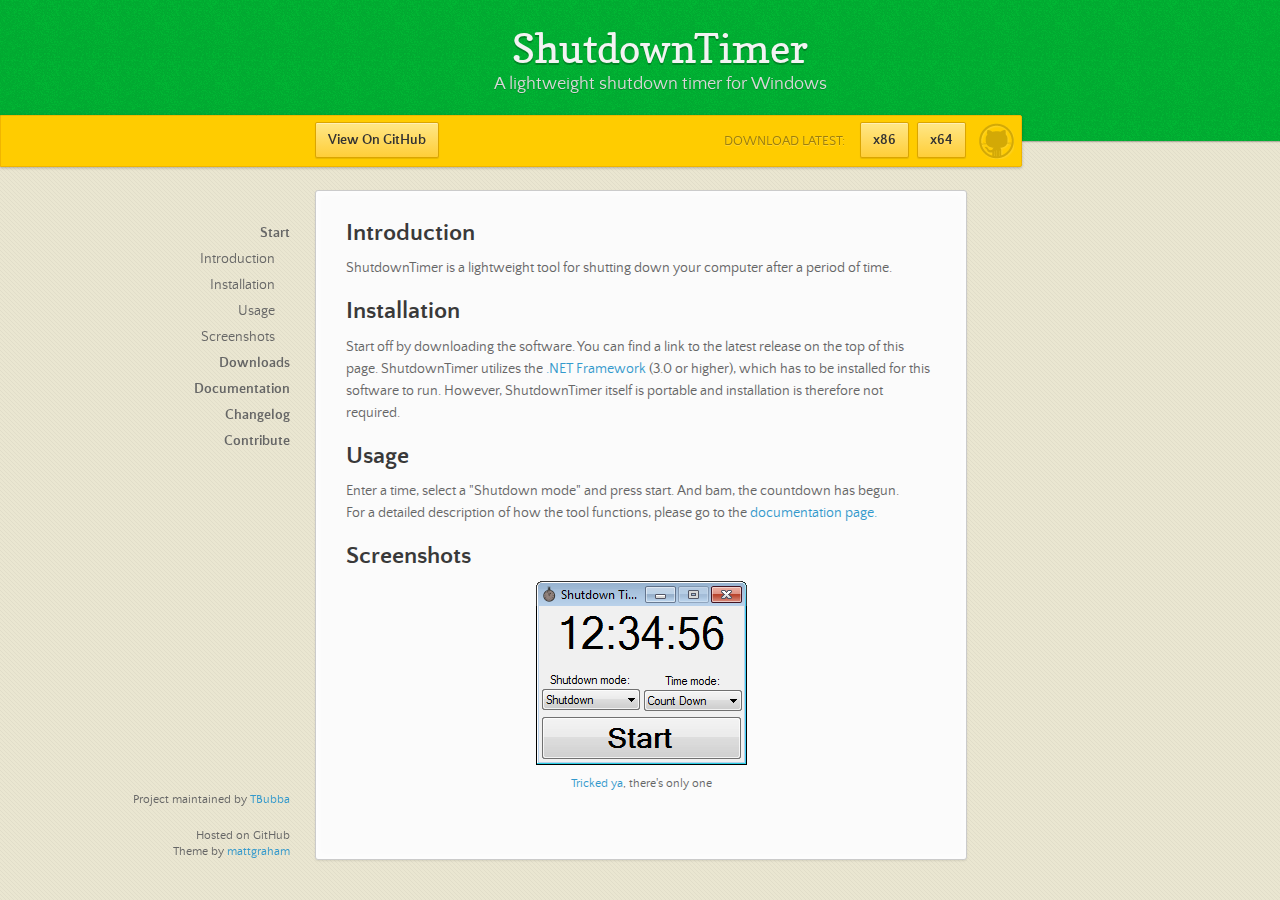
<file: index.html>
<!doctype html>
<html>
  <head>
    <meta charset="utf-8">
    <meta http-equiv="X-UA-Compatible" content="chrome=1">
    <title>ShutdownTimer by TBubba</title>
    <link rel="stylesheet" href="css/styles.css">
    <link rel="stylesheet" href="css/github-dark.css">
    <script src="https://ajax.googleapis.com/ajax/libs/jquery/1.7.1/jquery.min.js"></script>
    <script src="js/main.js"></script>
    <!--[if lt IE 9]>
      <script src="//html5shiv.googlecode.com/svn/trunk/html5.js"></script>
    <![endif]-->
    <meta name="viewport" content="width=device-width, initial-scale=1, user-scalable=no">

  </head>
  <body>
    <header>
      <h1>ShutdownTimer</h1>
      <p>A lightweight shutdown timer for Windows</p>
    </header>

    <div id="banner">
      <span id="logo"></span>
      <a href="https://github.com/TBubba/ShutdownTimer" class="button fork"><strong>View On GitHub</strong></a>
      <div class="downloads">
        <span>Download Latest:</span>
        <ul>
          <li><a href="ver/ShutdownTimer_003x86.zip" class="button">x86</a></li>
          <li><a href="ver/ShutdownTimer_003x64.zip" class="button">x64</a></li>
        </ul>
      </div>
    </div>

    <div class="wrapper">
      <nav>
        <ul>
          <li><a href="index.html">Start</a></li>
          <ul id="current-page">
          </ul>
          <li><a href="downloads/index.html">Downloads</a></li>
          <li><a href="documentation/index.html">Documentation</a></li>
          <li><a href="changelog/index.html">Changelog</a></li>
          <li><a href="contribute/index.html">Contribute</a></li>
        </ul>
      </nav>
      <section>
        <h2 id="introduction">
          <a name="introduction" class="anchor" href="#introduction"><span class="octicon octicon-link"></span></a>Introduction</h2>

        <p>ShutdownTimer is a lightweight tool for shutting down your computer after a period of time.</p>

        <h2 id="installation">
          <a name="installation" class="anchor" href="#installation"><span class="octicon octicon-link"></span></a>Installation</h2>

        <p>Start off by downloading the software. You can find a link to the latest release on the top of this page. ShutdownTimer utilizes the <a href="https://www.microsoft.com/en-us/download/details.aspx?id=3005">.NET Framework</a> (3.0 or higher), which has to be installed for this software to run. However, ShutdownTimer itself is portable and installation is therefore not required.</p>

        <h2 id="usage">
          <a name="usage" class="anchor" href="#usage"><span class="octicon octicon-link"></span></a>Usage</h2>

        <p>Enter a time, select a "Shutdown mode" and press start. And bam, the countdown has begun.<br>
        For a detailed description of how the tool functions, please go to the <a href="documentation/index.html">documentation page<a>.
        </p>

        <h2 id="screenshots">
          <a name="screenshots" class="anchor" href="#screenshots"><span class="octicon octicon-link"></span></a>Screenshots</h2>

        <div style="text-align: center;">
          <img src="img/STWinBasic.png">

          <p><small><a href="http://dankmaymays.com/internetexplorer/">Tricked ya</a>, there's only one<small></p>
        </div>
      </section>
      <footer>
        <p>Project maintained by <a href="https://github.com/TBubba">TBubba</a></p>
        <p><small>Hosted on GitHub <br>Theme by <a href="https://twitter.com/michigangraham">mattgraham</a></small></p>
      </footer>
    </div>
    <!--[if !IE]><script>fixScale(document);</script><![endif]-->
    
  </body>
</html>
</file>
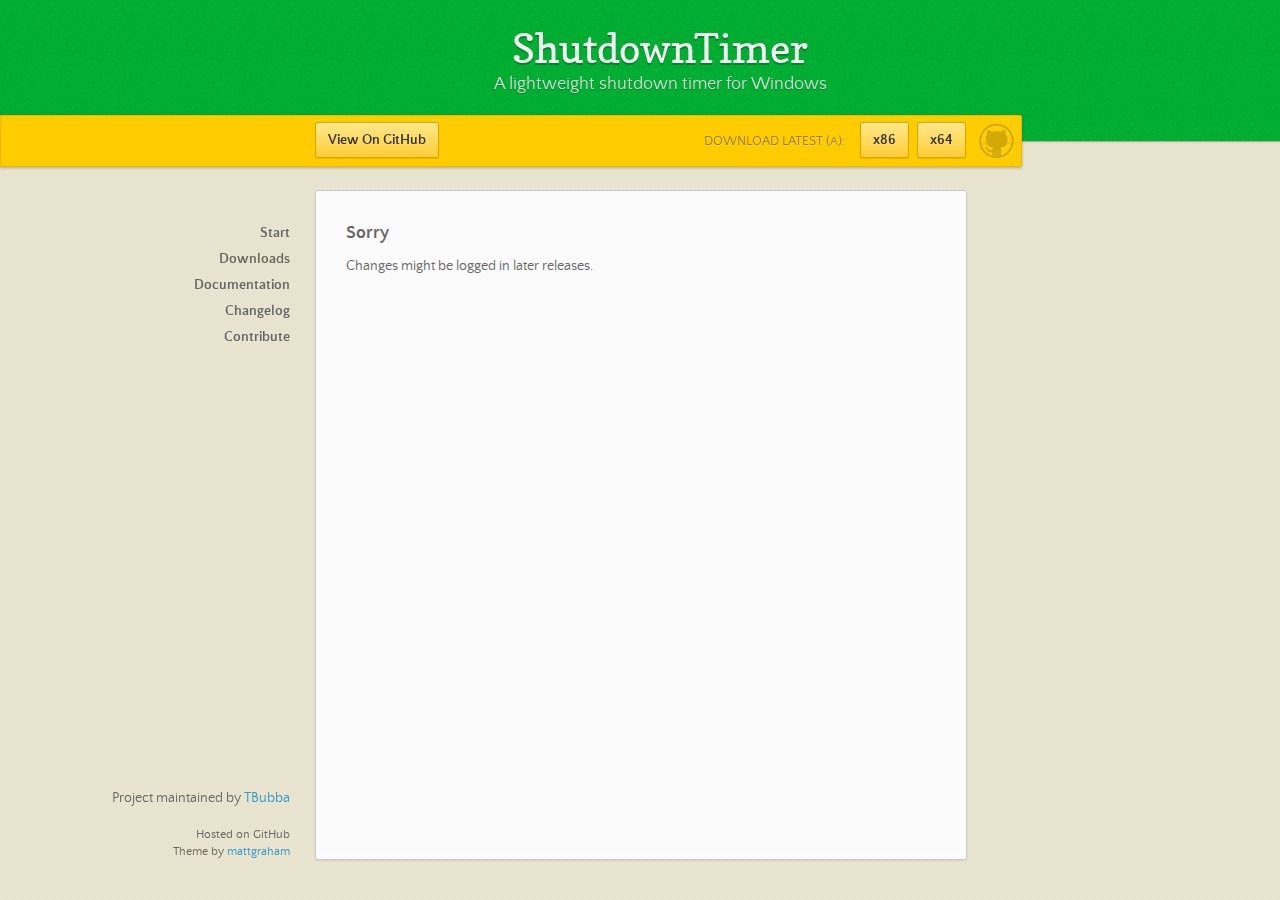
<file: changelog/index.html>
<!doctype html>
<html>
  <head>
    <meta charset="utf-8">
    <meta http-equiv="X-UA-Compatible" content="chrome=1">
    <title>ShutdownTimer by TBubba</title>
    <link rel="stylesheet" href="../css/styles.css">
    <link rel="stylesheet" href="../css/github-dark.css">
    <script src="https://ajax.googleapis.com/ajax/libs/jquery/1.7.1/jquery.min.js"></script>
    <script src="../js/main.js"></script>
    <!--[if lt IE 9]>
      <script src="//html5shiv.googlecode.com/svn/trunk/html5.js"></script>
    <![endif]-->
    <meta name="viewport" content="width=device-width, initial-scale=1, user-scalable=no">

  </head>
  <body>
    <header>
      <h1>ShutdownTimer</h1>
      <p>A lightweight shutdown timer for Windows</p>
    </header>

    <div id="banner">
      <span id="logo"></span>
      <a href="https://github.com/TBubba/ShutdownTimer" class="button fork"><strong>View On GitHub</strong></a>
      <div class="downloads">
        <span>Download Latest (<small id="current-version">a</small>):</span>
        <ul>
          <li><a href="../ver/ShutdownTimer_003x86.zip" class="button">x86</a></li>
          <li><a href="../ver/ShutdownTimer_003x64.zip" class="button">x64</a></li>
        </ul>
      </div>
    </div>

    <div class="wrapper">
      <nav>
        <ul>
          <li><a href="../index.html">Start</a></li>
          <li><a href="../downloads/index.html">Downloads</a></li>
          <li><a href="../documentation/index.html">Documentation</a></li>
          <li><a href="index.html">Changelog</a></li>
          <ul id="current-page">
          </ul>
          <li><a href="../contribute/index.html">Contribute</a></li>
        </ul>
      </nav>
      <section>
        <h3>
          <a id="sorry" class="anchor" href="#sorry" aria-hidden="true"><span class="octicon octicon-link"></span></a>Sorry</h3>

        <p>Changes might be logged in later releases.</p>
      </section>
      <footer>
        <p>Project maintained by <a href="https://github.com/TBubba">TBubba</a></p>
        <p><small>Hosted on GitHub <br>Theme by <a href="https://twitter.com/michigangraham">mattgraham</a></small></p>
      </footer>
    </div>
    <!--[if !IE]><script>fixScale(document);</script><![endif]-->
    
  </body>
</html>
</file>
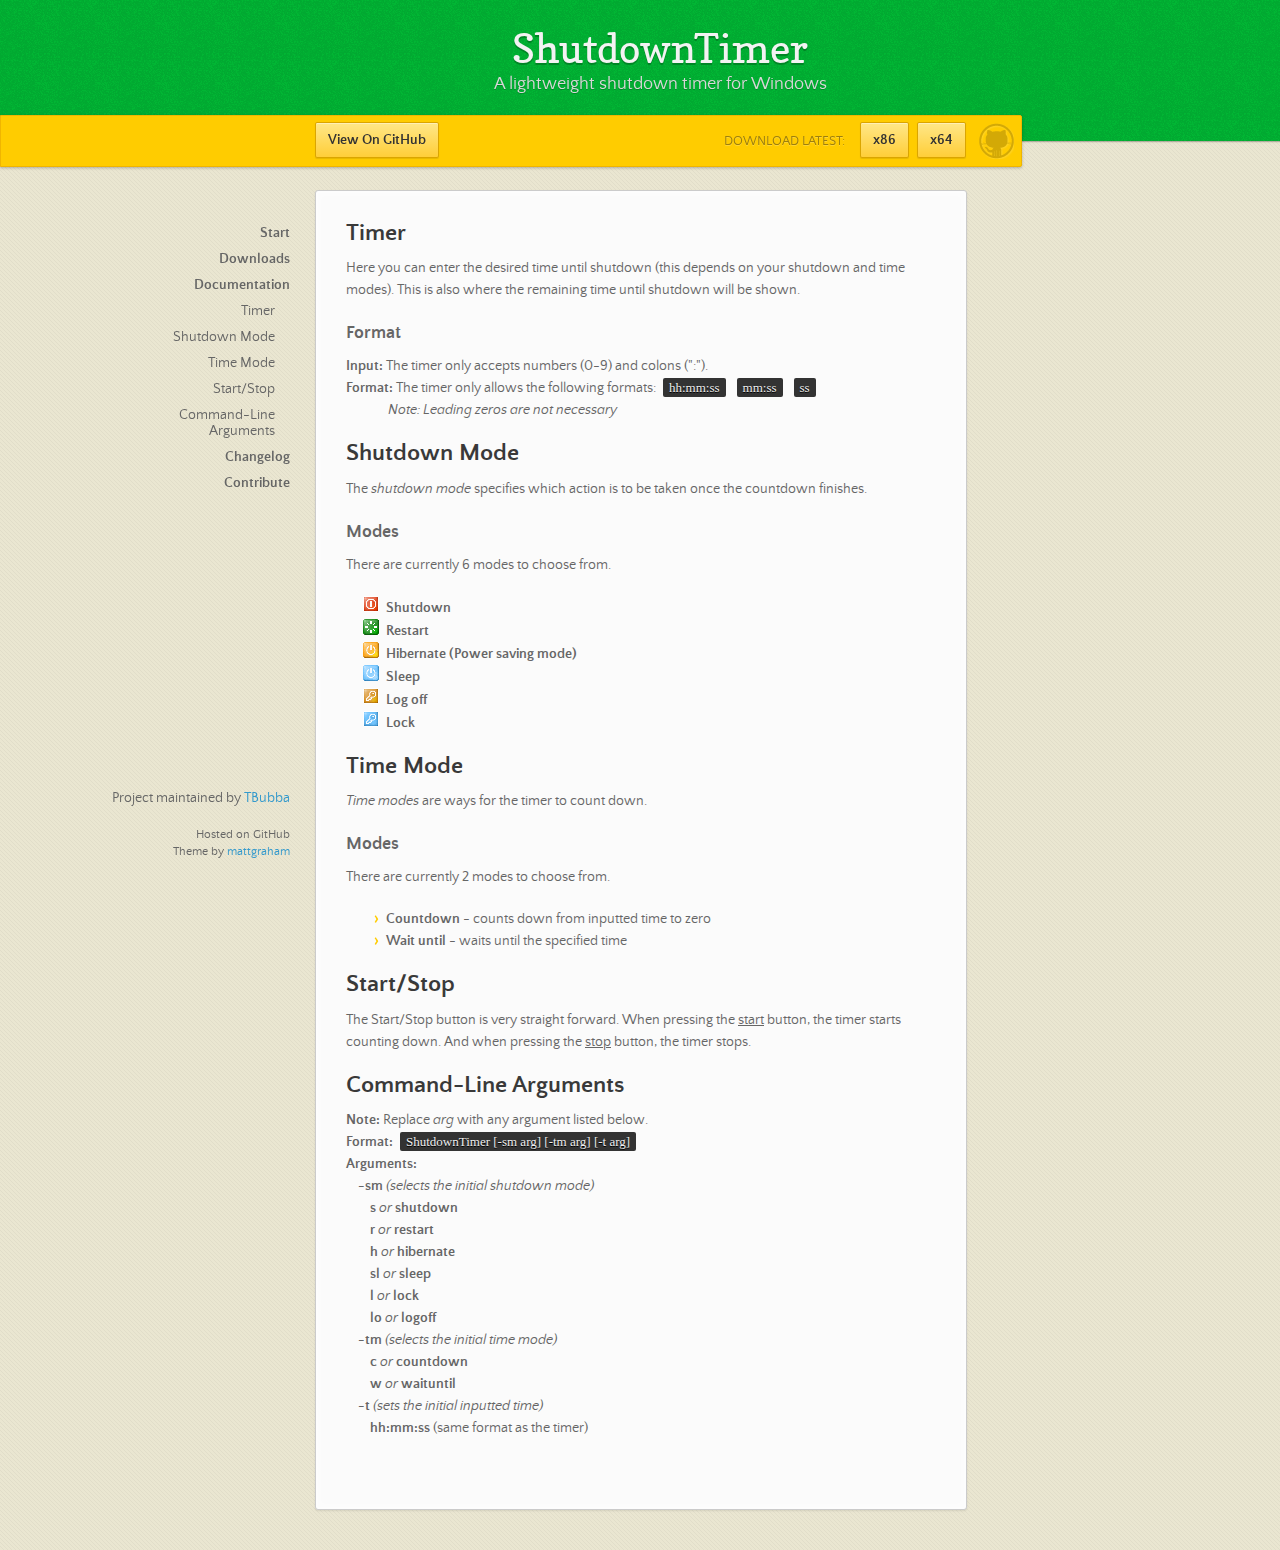
<file: documentation/index.html>
<!doctype html>
<html>
  <head>
    <meta charset="utf-8">
    <meta http-equiv="X-UA-Compatible" content="chrome=1">
    <title>ShutdownTimer by TBubba</title>
    <link rel="stylesheet" href="../css/styles.css">
    <link rel="stylesheet" href="../css/github-dark.css">
    <script src="https://ajax.googleapis.com/ajax/libs/jquery/1.7.1/jquery.min.js"></script>
    <script src="../js/main.js"></script>
    <!--[if lt IE 9]>
      <script src="//html5shiv.googlecode.com/svn/trunk/html5.js"></script>
    <![endif]-->
    <meta name="viewport" content="width=device-width, initial-scale=1, user-scalable=no">

  </head>
  <body>
    <header>
      <h1>ShutdownTimer</h1>
      <p>A lightweight shutdown timer for Windows</p>
    </header>

    <div id="banner">
      <span id="logo"></span>
      <a href="https://github.com/TBubba/ShutdownTimer" class="button fork"><strong>View On GitHub</strong></a>
      <div class="downloads">
        <span>Download Latest:</span>
        <ul>
          <li><a href="../ver/ShutdownTimer_003x86.zip" class="button">x86</a></li>
          <li><a href="../ver/ShutdownTimer_003x64.zip" class="button">x64</a></li>
        </ul>
      </div>
    </div>

    <div class="wrapper">
      <nav>
        <ul>
          <li><a href="../index.html">Start</a></li>
          <li><a href="../downloads/index.html">Downloads</a></li>
          <li><a href="index.html">Documentation</a></li>
          <ul id="current-page">
          </ul>
          <li><a href="../changelog/index.html">Changelog</a></li>
          <li><a href="../contribute/index.html">Contribute</a></li>
        </ul>
      </nav>
      <section>
        <h2 id="timer">
          <a name="timer" class="anchor" href="#timer"><span class="octicon octicon-link"></span></a>Timer</h2>

        <p>Here you can enter the desired time until shutdown (this depends on your shutdown and time modes). This is also where the remaining time until shutdown will be shown.<br></p>

        <h3>
          <a id="timer-format" class="anchor" href="#timer-format" aria-hidden="true"><span class="octicon octicon-link"></span></a>Format</h3>

        <p><b>Input:</b> The timer only accepts numbers (0-9) and colons (":").<br>
        <b>Format:</b> The timer only allows the following formats: <code>hh:mm:ss</code> <code>mm:ss</code> <code>ss</code><br>
        &nbsp;&nbsp;&nbsp;&nbsp;&nbsp;&nbsp;&nbsp;&nbsp;&nbsp;&nbsp;&nbsp;&nbsp;&nbsp;&nbsp;<i>Note: Leading zeros are not necessary</i><br>

        <h2 id="shutdown-mode">
          <a name="shutdown-mode" class="anchor" href="#shutdown-mode"><span class="octicon octicon-link"></span></a>Shutdown Mode</h2>

        <p>The <i>shutdown mode</i> specifies which action is to be taken once the countdown finishes.</p>

        <h3>
          <a id="shutdown-mode-modes" class="anchor" href="#shutdown-mode-modes" aria-hidden="true"><span class="octicon octicon-link"></span></a>Modes</h3>

        <p>There are currently 6 modes to choose from.</p>
        <ul>
          <li class="shutdown"><b>Shutdown</b></li>
          <li class="restart"><b>Restart</b></li>
          <li class="hibernate"><b>Hibernate (Power saving mode)</b></li>
          <li class="sleep"><b>Sleep</b></li>
          <li class="logout"><b>Log off</b></li>
          <li class="lock"><b>Lock</b></li>
        </ul>

        <h2 id="time-mode">
          <a name="time-mode" class="anchor" href="#time-mode"><span class="octicon octicon-link"></span></a>Time Mode</h2>

        <p><i>Time modes</i> are ways for the timer to count down.</p>

        <h3>
          <a id="time-mode-modes" class="anchor" href="#time-mode-modes" aria-hidden="true"><span class="octicon octicon-link"></span></a>Modes</h3>

        <p>There are currently 2 modes to choose from.</p>
        <ul>
          <li class="countdown"><b>Countdown</b> - counts down from inputted time to zero</li>
          <li class="waituntil"><b>Wait until</b> - waits until the specified time</li>
        </ul>

        <h2 id="start-stop">
          <a name="start-stop" class="anchor" href="#start-stop"><span class="octicon octicon-link"></span></a>Start/Stop</h2>

        <p>The Start/Stop button is very straight forward. When pressing the <u>start</u> button, the timer starts counting down.
        And when pressing the <u>stop</u> button, the timer stops.</p>

        <h2 id="command-line-arguments">
          <a name="command-line-arguments" class="anchor" href="#command-line-arguments"><span class="octicon octicon-link"></span></a>Command-Line Arguments</h2>

        <p><b>Note:</b> Replace <i>arg</i> with any argument listed below.<br>
        <b>Format:</b> <code>ShutdownTimer [-sm arg] [-tm arg] [-t arg]</code><br> 
        <b>Arguments:</b><br> 
        &nbsp;&nbsp;&nbsp;&nbsp;<b>-sm</b> <i>(selects the initial shutdown mode)</i><br>
        &nbsp;&nbsp;&nbsp;&nbsp;&nbsp;&nbsp;&nbsp;&nbsp;<b>s</b> <i>or</i> <b>shutdown</b><br>
        &nbsp;&nbsp;&nbsp;&nbsp;&nbsp;&nbsp;&nbsp;&nbsp;<b>r</b> <i>or</i> <b>restart</b><br>
        &nbsp;&nbsp;&nbsp;&nbsp;&nbsp;&nbsp;&nbsp;&nbsp;<b>h</b> <i>or</i> <b>hibernate</b><br>
        &nbsp;&nbsp;&nbsp;&nbsp;&nbsp;&nbsp;&nbsp;&nbsp;<b>sl</b> <i>or</i> <b>sleep</b><br>
        &nbsp;&nbsp;&nbsp;&nbsp;&nbsp;&nbsp;&nbsp;&nbsp;<b>l</b> <i>or</i> <b>lock</b><br>
        &nbsp;&nbsp;&nbsp;&nbsp;&nbsp;&nbsp;&nbsp;&nbsp;<b>lo</b> <i>or</i> <b>logoff</b><br>
        &nbsp;&nbsp;&nbsp;&nbsp;<b>-tm</b> <i>(selects the initial time mode)</i><br>
        &nbsp;&nbsp;&nbsp;&nbsp;&nbsp;&nbsp;&nbsp;&nbsp;<b>c</b> <i>or</i> <b>countdown</b><br>
        &nbsp;&nbsp;&nbsp;&nbsp;&nbsp;&nbsp;&nbsp;&nbsp;<b>w</b> <i>or</i> <b>waituntil</b><br>
        &nbsp;&nbsp;&nbsp;&nbsp;<b>-t</b> <i>(sets the initial inputted time)</i><br>
        &nbsp;&nbsp;&nbsp;&nbsp;&nbsp;&nbsp;&nbsp;&nbsp;<b>hh:mm:ss</b> (same format as the timer)<br>
        </p>
      </section>
      <footer>
        <p>Project maintained by <a href="https://github.com/TBubba">TBubba</a></p>
        <p><small>Hosted on GitHub <br>Theme by <a href="https://twitter.com/michigangraham">mattgraham</a></small></p>
      </footer>
    </div>
    <!--[if !IE]><script>fixScale(document);</script><![endif]-->
    
  </body>
</html>
</file>
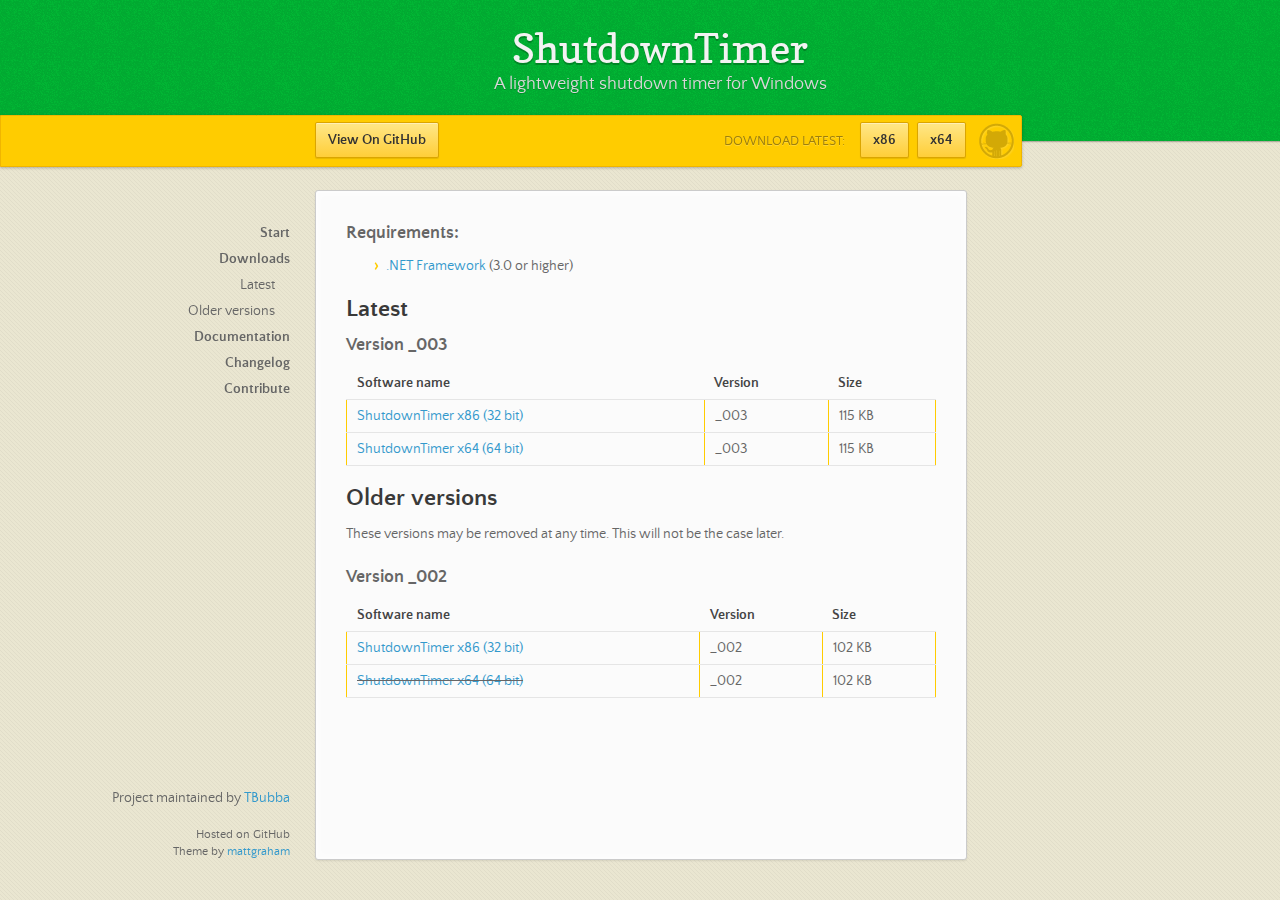
<file: downloads/index.html>
<!doctype html>
<html>
  <head>
    <meta charset="utf-8">
    <meta http-equiv="X-UA-Compatible" content="chrome=1">
    <title>ShutdownTimer by TBubba</title>
    <link rel="stylesheet" href="../css/styles.css">
    <link rel="stylesheet" href="../css/github-dark.css">
    <script src="https://ajax.googleapis.com/ajax/libs/jquery/1.7.1/jquery.min.js"></script>
    <script src="../js/main.js"></script>
    <!--[if lt IE 9]>
      <script src="//html5shiv.googlecode.com/svn/trunk/html5.js"></script>
    <![endif]-->
    <meta name="viewport" content="width=device-width, initial-scale=1, user-scalable=no">

  </head>
  <body>
    <header>
      <h1>ShutdownTimer</h1>
      <p>A lightweight shutdown timer for Windows</p>
    </header>

    <div id="banner">
      <span id="logo"></span>
      <a href="https://github.com/TBubba/ShutdownTimer" class="button fork"><strong>View On GitHub</strong></a>
      <div class="downloads">
        <span>Download Latest:</span>
        <ul>
          <li><a href="../ver/ShutdownTimer_003x86.zip" class="button">x86</a></li>
          <li><a href="../ver/ShutdownTimer_003x64.zip" class="button">x64</a></li>
        </ul>
      </div>
    </div>

    <div class="wrapper">
      <nav>
        <ul>
          <li><a href="../index.html">Start</a></li>
          <li><a href="index.html">Downloads</a></li>
          <ul id="current-page">
          </ul>
          <li><a href="../documentation/index.html">Documentation</a></li>
          <li><a href="../changelog/index.html">Changelog</a></li>
          <li><a href="../contribute/index.html">Contribute</a></li>
        </ul>
      </nav>
      <section>
        <h3>
          <a id="requirments" class="anchor" href="#requirments" aria-hidden="true"><span class="octicon octicon-link"></span></a>Requirements:</h3>
        <ul>
          <li><a href="https://www.microsoft.com/en-us/download/details.aspx?id=3005">.NET Framework</a> (3.0 or higher)</li>
        </ul>

        <h2 id="latest">
          <a name="latest" class="anchor" href="#latest"><span class="octicon octicon-link"></span></a>Latest</h2>

          <h3>
            <a id="_003" class="anchor" href="#003" aria-hidden="true"><span class="octicon octicon-link"></span></a>Version _003</h3>
          <table>
          <tbody>
            <tr>
              <th>Software name</th>
              <th>Version</th>
              <th>Size&nbsp;&nbsp;</th>
            </tr>
            <tr>
              <td><a href="../ver/ShutdownTimer_003x86.zip">ShutdownTimer x86 (32 bit)</a></td>
              <td>_003</td>
              <td>115 KB</td>
            </tr>
            <tr>
              <td><a href="../ver/ShutdownTimer_003x64.zip">ShutdownTimer x64 (64 bit)</a></td>
              <td>_003</td>
              <td>115 KB</td>
            </tr>
          </tbody>
          </table>

        <h2 id="older-versions">
          <a name="older-versions" class="anchor" href="#older-versions"><span class="octicon octicon-link"></span></a>Older versions</h2>

          <p>These versions may be removed at any time. This will not be the case later.</p>

          <h3>
            <a id="_002" class="anchor" href="#002" aria-hidden="true"><span class="octicon octicon-link"></span></a>Version _002</h3>
          <table>
          <tbody>
            <tr>
              <th>Software name</th>
              <th>Version</th>
              <th>Size&nbsp;&nbsp;</th>
            </tr>
            <tr>
              <td><a href="../ver/ShutdownTimer_002x86.zip">ShutdownTimer x86 (32 bit)</a></td>
              <td>_002</td>
              <td>102 KB</td>
            </tr>
            <tr>
              <td><s><a href="#">ShutdownTimer x64 (64 bit)</a></s></td>
              <td>_002</td>
              <td>102 KB</td>
            </tr>
          </tbody>
          </table>
      </section>
      <footer>
        <p>Project maintained by <a href="https://github.com/TBubba">TBubba</a></p>
        <p><small>Hosted on GitHub <br>Theme by <a href="https://twitter.com/michigangraham">mattgraham</a></small></p>
      </footer>
    </div>
    <!--[if !IE]><script>fixScale(document);</script><![endif]-->
    
  </body>
</html>
</file>
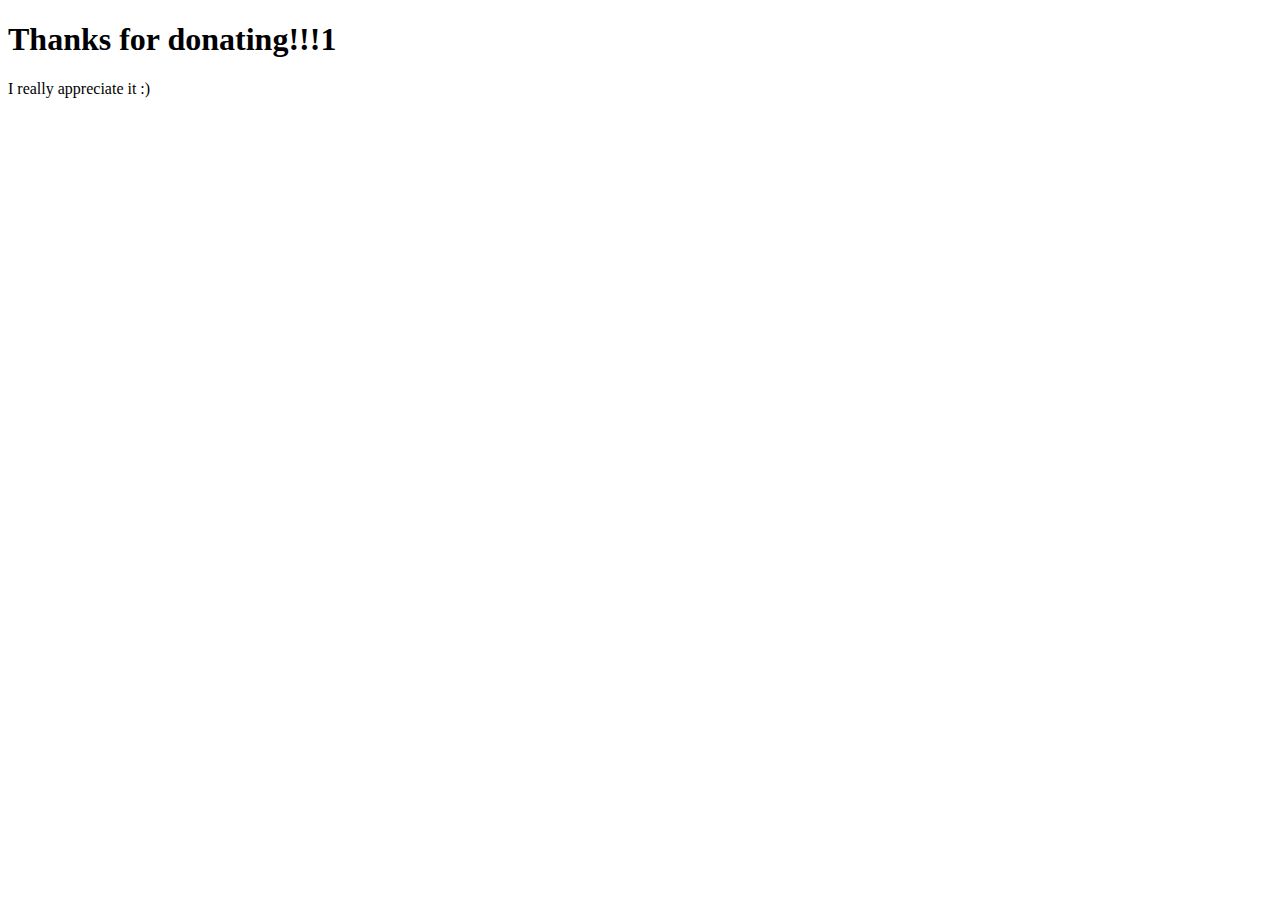
<file: contribute/success/index.html>
<!doctype html>
<html>
  <head>
    <meta charset="utf-8">
    <meta http-equiv="X-UA-Compatible" content="chrome=1">
    <title>Thank you!! :)</title>
  </head>
  <body>
    <h1>Thanks for donating!!!1</h1>
    <p>I really appreciate it :)</p>
  </body>
</html>
</file>
<file: css/styles.css>
/*
Leap Day for GitHub Pages
by Matt Graham
*/
@font-face {
  font-family: 'Quattrocento Sans';
  src: url("../fonts/quattrocentosans-bold-webfont.eot");
  src: url("../fonts/quattrocentosans-bold-webfont.eot?#iefix") format("embedded-opentype"), url("../fonts/quattrocentosans-bold-webfont.woff") format("woff"), url("../fonts/quattrocentosans-bold-webfont.ttf") format("truetype"), url("../fonts/quattrocentosans-bold-webfont.svg#QuattrocentoSansBold") format("svg");
  font-weight: bold;
  font-style: normal;
}

@font-face {
  font-family: 'Quattrocento Sans';
  src: url("../fonts/quattrocentosans-bolditalic-webfont.eot");
  src: url("../fonts/quattrocentosans-bolditalic-webfont.eot?#iefix") format("embedded-opentype"), url("../fonts/quattrocentosans-bolditalic-webfont.woff") format("woff"), url("../fonts/quattrocentosans-bolditalic-webfont.ttf") format("truetype"), url("../fonts/quattrocentosans-bolditalic-webfont.svg#QuattrocentoSansBoldItalic") format("svg");
  font-weight: bold;
  font-style: italic;
}

@font-face {
  font-family: 'Quattrocento Sans';
  src: url("../fonts/quattrocentosans-italic-webfont.eot");
  src: url("../fonts/quattrocentosans-italic-webfont.eot?#iefix") format("embedded-opentype"), url("../fonts/quattrocentosans-italic-webfont.woff") format("woff"), url("../fonts/quattrocentosans-italic-webfont.ttf") format("truetype"), url("../fonts/quattrocentosans-italic-webfont.svg#QuattrocentoSansItalic") format("svg");
  font-weight: normal;
  font-style: italic;
}

@font-face {
  font-family: 'Quattrocento Sans';
  src: url("../fonts/quattrocentosans-regular-webfont.eot");
  src: url("../fonts/quattrocentosans-regular-webfont.eot?#iefix") format("embedded-opentype"), url("../fonts/quattrocentosans-regular-webfont.woff") format("woff"), url("../fonts/quattrocentosans-regular-webfont.ttf") format("truetype"), url("../fonts/quattrocentosans-regular-webfont.svg#QuattrocentoSansRegular") format("svg");
  font-weight: normal;
  font-style: normal;
}

@font-face {
  font-family: 'Copse';
  src: url("../fonts/copse-regular-webfont.eot");
  src: url("../fonts/copse-regular-webfont.eot?#iefix") format("embedded-opentype"), url("../fonts/copse-regular-webfont.woff") format("woff"), url("../fonts/copse-regular-webfont.ttf") format("truetype"), url("../fonts/copse-regular-webfont.svg#CopseRegular") format("svg");
  font-weight: normal;
  font-style: normal;
}

/* normalize.css 2012-02-07T12:37 UTC - https://github.com/necolas/normalize.css */
/* =============================================================================
   HTML5 display definitions
   ========================================================================== */
/*
 * Corrects block display not defined in IE6/7/8/9 & FF3
 */
article,
aside,
details,
figcaption,
figure,
footer,
header,
hgroup,
nav,
section,
summary {
  display: block;
}

/*
 * Corrects inline-block display not defined in IE6/7/8/9 & FF3
 */
audio,
canvas,
video {
  display: inline-block;
  *display: inline;
  *zoom: 1;
}

/*
 * Prevents modern browsers from displaying 'audio' without controls
 */
audio:not([controls]) {
  display: none;
}

/*
 * Addresses styling for 'hidden' attribute not present in IE7/8/9, FF3, S4
 * Known issue: no IE6 support
 */
[hidden] {
  display: none;
}

/* =============================================================================
   Base
   ========================================================================== */
/*
 * 1. Corrects text resizing oddly in IE6/7 when body font-size is set using em units
 *    http://clagnut.com/blog/348/#c790
 * 2. Prevents iOS text size adjust after orientation change, without disabling user zoom
 *    www.456bereastreet.com/archive/201012/controlling_text_size_in_safari_for_ios_without_disabling_user_zoom/
 */
html {
  font-size: 100%;
  /* 1 */
  -webkit-text-size-adjust: 100%;
  /* 2 */
  -ms-text-size-adjust: 100%;
  /* 2 */
}

/*
 * Addresses font-family inconsistency between 'textarea' and other form elements.
 */
html,
button,
input,
select,
textarea {
  font-family: sans-serif;
}

/*
 * Addresses margins handled incorrectly in IE6/7
 */
body {
  margin: 0;
}

/* =============================================================================
   Links
   ========================================================================== */
/*
 * Addresses outline displayed oddly in Chrome
 */
a:focus {
  outline: thin dotted;
}

/*
 * Improves readability when focused and also mouse hovered in all browsers
 * people.opera.com/patrickl/experiments/keyboard/test
 */
a:hover,
a:active {
  outline: 0;
}

/* =============================================================================
   Typography
   ========================================================================== */
/*
 * Addresses font sizes and margins set differently in IE6/7
 * Addresses font sizes within 'section' and 'article' in FF4+, Chrome, S5
 */
h1 {
  font-size: 2em;
  margin: 0.67em 0;
}

h2 {
  font-size: 1.5em;
  margin: 0.83em 0;
}

h3 {
  font-size: 1.17em;
  margin: 1em 0;
}

h4 {
  font-size: 1em;
  margin: 1.33em 0;
}

h5 {
  font-size: 0.83em;
  margin: 1.67em 0;
}

h6 {
  font-size: 0.75em;
  margin: 2.33em 0;
}

/*
 * Addresses styling not present in IE7/8/9, S5, Chrome
 */
abbr[title] {
  border-bottom: 1px dotted;
}

/*
 * Addresses style set to 'bolder' in FF3+, S4/5, Chrome
*/
b,
strong {
  font-weight: bold;
}

blockquote {
  margin: 1em 40px;
}

/*
 * Addresses styling not present in S5, Chrome
 */
dfn {
  font-style: italic;
}

/*
 * Addresses styling not present in IE6/7/8/9
 */
mark {
  background: #ff0;
  color: #000;
}

/*
 * Addresses margins set differently in IE6/7
 */
p,
pre {
  margin: 1em 0;
}

/*
 * Corrects font family set oddly in IE6, S4/5, Chrome
 * en.wikipedia.org/wiki/User:Davidgothberg/Test59
 */
pre,
code,
kbd,
samp {
  font-family: monospace, serif;
  _font-family: 'courier new', monospace;
  font-size: 1em;
}

/*
 * 1. Addresses CSS quotes not supported in IE6/7
 * 2. Addresses quote property not supported in S4
 */
/* 1 */
q {
  quotes: none;
}

/* 2 */
q:before,
q:after {
  content: '';
  content: none;
}

small {
  font-size: 75%;
}

/*
 * Prevents sub and sup affecting line-height in all browsers
 * gist.github.com/413930
 */
sub,
sup {
  font-size: 75%;
  line-height: 0;
  position: relative;
  vertical-align: baseline;
}

sup {
  top: -0.5em;
}

sub {
  bottom: -0.25em;
}

/* =============================================================================
   Lists
   ========================================================================== */
/*
 * Addresses margins set differently in IE6/7
 */
dl,
menu,
ol,
ul {
  margin: 1em 0;
}

dd {
  margin: 0 0 0 40px;
}

/*
 * Addresses paddings set differently in IE6/7
 */
menu,
ol,
ul {
  padding: 0 0 0 40px;
}

/*
 * Corrects list images handled incorrectly in IE7
 */
nav ul,
nav ol {
  list-style: none;
  list-style-image: none;
}

/* =============================================================================
   Embedded content
   ========================================================================== */
/*
 * 1. Removes border when inside 'a' element in IE6/7/8/9, FF3
 * 2. Improves image quality when scaled in IE7
 *    code.flickr.com/blog/2008/11/12/on-ui-quality-the-little-things-client-side-image-resizing/
 */
img {
  border: 0;
  /* 1 */
  -ms-interpolation-mode: bicubic;
  /* 2 */
}

/*
 * Corrects overflow displayed oddly in IE9
 */
svg:not(:root) {
  overflow: hidden;
}

/* =============================================================================
   Figures
   ========================================================================== */
/*
 * Addresses margin not present in IE6/7/8/9, S5, O11
 */
figure {
  margin: 0;
}

/* =============================================================================
   Forms
   ========================================================================== */
/*
 * Corrects margin displayed oddly in IE6/7
 */
form {
  margin: 0;
}

/*
 * Define consistent border, margin, and padding
 */
fieldset {
  border: 1px solid #c0c0c0;
  margin: 0 2px;
  padding: 0.35em 0.625em 0.75em;
}

/*
 * 1. Corrects color not being inherited in IE6/7/8/9
 * 2. Corrects text not wrapping in FF3 
 * 3. Corrects alignment displayed oddly in IE6/7
 */
legend {
  border: 0;
  /* 1 */
  padding: 0;
  white-space: normal;
  /* 2 */
  *margin-left: -7px;
  /* 3 */
}

/*
 * 1. Corrects font size not being inherited in all browsers
 * 2. Addresses margins set differently in IE6/7, FF3+, S5, Chrome
 * 3. Improves appearance and consistency in all browsers
 */
button,
input,
select,
textarea {
  font-size: 100%;
  /* 1 */
  margin: 0;
  /* 2 */
  vertical-align: baseline;
  /* 3 */
  *vertical-align: middle;
  /* 3 */
}

/*
 * Addresses FF3/4 setting line-height on 'input' using !important in the UA stylesheet
 */
button,
input {
  line-height: normal;
  /* 1 */
}

/*
 * 1. Improves usability and consistency of cursor style between image-type 'input' and others
 * 2. Corrects inability to style clickable 'input' types in iOS
 * 3. Removes inner spacing in IE7 without affecting normal text inputs
 *    Known issue: inner spacing remains in IE6
 */
button,
input[type="button"],
input[type="reset"],
input[type="submit"] {
  cursor: pointer;
  /* 1 */
  -webkit-appearance: button;
  /* 2 */
  *overflow: visible;
  /* 3 */
}

/*
 * Re-set default cursor for disabled elements
 */
button[disabled],
input[disabled] {
  cursor: default;
}

/*
 * 1. Addresses box sizing set to content-box in IE8/9
 * 2. Removes excess padding in IE8/9
 * 3. Removes excess padding in IE7
      Known issue: excess padding remains in IE6
 */
input[type="checkbox"],
input[type="radio"] {
  box-sizing: border-box;
  /* 1 */
  padding: 0;
  /* 2 */
  *height: 13px;
  /* 3 */
  *width: 13px;
  /* 3 */
}

/*
 * 1. Addresses appearance set to searchfield in S5, Chrome
 * 2. Addresses box-sizing set to border-box in S5, Chrome (include -moz to future-proof)
 */
input[type="search"] {
  -webkit-appearance: textfield;
  /* 1 */
  -moz-box-sizing: content-box;
  -webkit-box-sizing: content-box;
  /* 2 */
  box-sizing: content-box;
}

/*
 * Removes inner padding and search cancel button in S5, Chrome on OS X
 */
input[type="search"]::-webkit-search-decoration,
input[type="search"]::-webkit-search-cancel-button {
  -webkit-appearance: none;
}

/*
 * Removes inner padding and border in FF3+
 * www.sitepen.com/blog/2008/05/14/the-devils-in-the-details-fixing-dojos-toolbar-buttons/
 */
button::-moz-focus-inner,
input::-moz-focus-inner {
  border: 0;
  padding: 0;
}

/*
 * 1. Removes default vertical scrollbar in IE6/7/8/9
 * 2. Improves readability and alignment in all browsers
 */
textarea {
  overflow: auto;
  /* 1 */
  vertical-align: top;
  /* 2 */
}

/* =============================================================================
   Tables
   ========================================================================== */
/*
 * Remove most spacing between table cells
 */
table {
  border-collapse: collapse;
  border-spacing: 0;
}

body {
  font: 14px/22px "Quattrocento Sans", "Helvetica Neue", Helvetica, Arial, sans-serif;
  color: #666;
  font-weight: 300;
  margin: 0px;
  padding: 0px 0 20px 0px;
  background: url(../img/body-background.png) #eae6d1;
}

h1, h2, h3, h4, h5, h6 {
  color: #333;
  margin: 0 0 10px;
}

p, ul, ol, table, pre, dl {
  margin: 0 0 20px;
}

h1, h2, h3 {
  line-height: 1.1;
}

h1 {
  font-size: 28px;
}

h2 {
  font-size: 24px;
  color: #393939;
}

h3, h4, h5, h6 {
  color: #666666;
}

h3 {
  font-size: 18px;
  line-height: 24px;
}

a {
  color: #3399cc;
  font-weight: 400;
  text-decoration: none;
}

a small {
  font-size: 11px;
  color: #666;
  margin-top: -0.6em;
  display: block;
}

ul {
  list-style-image: url("../img/bullet.png");
}

strong {
  font-weight: bold;
  color: #333;
}

.wrapper {
  width: 650px;
  margin: 0 auto;
  position: relative;
}

section img {
  max-width: 100%;
}

section li.shutdown {
  list-style-image:url('../img/icon/shutdown.png');
}
section li.restart {
  list-style-image:url('../img/icon/restart.png');
}
section li.hibernate {
  list-style-image:url('../img/icon/hibernate.png');
}
section li.sleep {
  list-style-image:url('../img/icon/sleep.png');
}
section li.logout {
  list-style-image:url('../img/icon/logout.png');
}
section li.lock {
  list-style-image:url('../img/icon/lock.png');
}

blockquote {
  border-left: 1px solid #ffcc00;
  margin: 0;
  padding: 0 0 0 20px;
  font-style: italic;
}

code {
  font-family: "Lucida Sans", Monaco, Bitstream Vera Sans Mono, Lucida Console, Terminal;
  font-size: 13px;
  color: #efefef;
  text-shadow: 0px 1px 0px #000;
  margin: 0 4px;
  padding: 2px 6px;
  background: #333;
  -moz-border-radius: 2px;
  -webkit-border-radius: 2px;
  -o-border-radius: 2px;
  -ms-border-radius: 2px;
  -khtml-border-radius: 2px;
  border-radius: 2px;
}

pre {
  padding: 8px 15px;
  background: #333333;
  -moz-border-radius: 3px;
  -webkit-border-radius: 3px;
  -o-border-radius: 3px;
  -ms-border-radius: 3px;
  -khtml-border-radius: 3px;
  border-radius: 3px;
  border: 1px solid #c7c7c7;
  overflow: auto;
  overflow-y: hidden;
}
pre code {
  margin: 0px;
  padding: 0px;
}

table {
  width: 100%;
  border-collapse: collapse;
}

th {
  text-align: left;
  padding: 5px 10px;
  border-bottom: 1px solid #e5e5e5;
  color: #444;
}

td {
  text-align: left;
  padding: 5px 10px;
  border-bottom: 1px solid #e5e5e5;
  border-right: 1px solid #ffcc00;
}
td:first-child {
  border-left: 1px solid #ffcc00;
}

hr {
  border: 0;
  outline: none;
  height: 11px;
  background: transparent url("../img/hr.gif") center center repeat-x;
  margin: 0 0 20px;
}

dt {
  color: #444;
  font-weight: 700;
}

header {
  padding: 25px 20px 40px 20px;
  margin: 0;
  position: fixed;
  top: 0;
  left: 0;
  right: 0;
  width: 100%;
  text-align: center;
  background: url(../img/background.png) #01b634;
  -moz-box-shadow: 1px 0px 2px rgba(0, 0, 0, 0.75);
  -webkit-box-shadow: 1px 0px 2px rgba(0, 0, 0, 0.75);
  -o-box-shadow: 1px 0px 2px rgba(0, 0, 0, 0.75);
  box-shadow: 1px 0px 2px rgba(0, 0, 0, 0.75);
  z-index: 99;
  -webkit-font-smoothing: antialiased;
  min-height: 76px;
}
header h1 {
  font: 40px/48px "Copse", "Helvetica Neue", Helvetica, Arial, sans-serif;
  color: #f3f3f3;
  text-shadow: 0px 2px 0px #008626;
  margin: 0px;
  white-space: nowrap;
  overflow: hidden;
  text-overflow: ellipsis;
  -o-text-overflow: ellipsis;
  -ms-text-overflow: ellipsis;
}
header p {
  color: #d8d8d8;
  text-shadow: rgba(0, 0, 0, 0.2) 0 1px 0;
  font-size: 18px;
  margin: 0px;
}

#banner {
  z-index: 100;
  left: 0;
  right: 50%;
  height: 50px;
  margin-right: -382px;
  position: fixed;
  top: 115px;
  background: #ffcc00;
  border: 1px solid #f0b500;
  -moz-box-shadow: 0px 1px 3px rgba(0, 0, 0, 0.25);
  -webkit-box-shadow: 0px 1px 3px rgba(0, 0, 0, 0.25);
  -o-box-shadow: 0px 1px 3px rgba(0, 0, 0, 0.25);
  box-shadow: 0px 1px 3px rgba(0, 0, 0, 0.25);
  -moz-border-radius: 0px 2px 2px 0px;
  -webkit-border-radius: 0px 2px 2px 0px;
  -o-border-radius: 0px 2px 2px 0px;
  -ms-border-radius: 0px 2px 2px 0px;
  -khtml-border-radius: 0px 2px 2px 0px;
  border-radius: 0px 2px 2px 0px;
  padding-right: 10px;
}
#banner .button {
  border: 1px solid #dba500;
  background: -webkit-gradient(linear, 50% 0%, 50% 100%, color-stop(0%, #ffe788), color-stop(100%, #ffce38));
  background: -webkit-linear-gradient(#ffe788, #ffce38);
  background: -moz-linear-gradient(#ffe788, #ffce38);
  background: -o-linear-gradient(#ffe788, #ffce38);
  background: -ms-linear-gradient(#ffe788, #ffce38);
  background: linear-gradient(#ffe788, #ffce38);
  -moz-border-radius: 2px;
  -webkit-border-radius: 2px;
  -o-border-radius: 2px;
  -ms-border-radius: 2px;
  -khtml-border-radius: 2px;
  border-radius: 2px;
  -moz-box-shadow: inset 0px 1px 0px rgba(255, 255, 255, 0.4), 0px 1px 1px rgba(0, 0, 0, 0.1);
  -webkit-box-shadow: inset 0px 1px 0px rgba(255, 255, 255, 0.4), 0px 1px 1px rgba(0, 0, 0, 0.1);
  -o-box-shadow: inset 0px 1px 0px rgba(255, 255, 255, 0.4), 0px 1px 1px rgba(0, 0, 0, 0.1);
  box-shadow: inset 0px 1px 0px rgba(255, 255, 255, 0.4), 0px 1px 1px rgba(0, 0, 0, 0.1);
  background-color: #FFE788;
  margin-left: 5px;
  padding: 10px 12px;
  margin-top: 6px;
  line-height: 14px;
  font-size: 14px;
  color: #333;
  font-weight: bold;
  display: inline-block;
  text-align: center;
}
#banner .button:hover {
  background: -webkit-gradient(linear, 50% 0%, 50% 100%, color-stop(0%, #ffe788), color-stop(100%, #ffe788));
  background: -webkit-linear-gradient(#ffe788, #ffe788);
  background: -moz-linear-gradient(#ffe788, #ffe788);
  background: -o-linear-gradient(#ffe788, #ffe788);
  background: -ms-linear-gradient(#ffe788, #ffe788);
  background: linear-gradient(#ffe788, #ffe788);
  background-color: #ffeca0;
}
#banner .fork {
  position: fixed;
  left: 50%;
  margin-left: -325px;
  padding: 10px 12px;
  margin-top: 6px;
  line-height: 14px;
  font-size: 14px;
  background-color: #FFE788;
}
#banner .downloads {
  float: right;
  margin: 0 45px 0 0;
}
#banner .downloads span {
  float: left;
  line-height: 52px;
  font-size: 90%;
  color: #9d7f0d;
  text-transform: uppercase;
  text-shadow: rgba(255, 255, 255, 0.2) 0 1px 0;
}
#banner ul {
  list-style: none;
  height: 40px;
  padding: 0;
  float: left;
  margin-left: 10px;
}
#banner ul li {
  display: inline;
}
#banner ul li a.button {
  background-color: #FFE788;
}
#banner #logo {
  position: absolute;
  height: 36px;
  width: 36px;
  right: 7px;
  top: 7px;
  display: block;
  background: url(../img/octocat-logo.png);
}
#banner small#current-version {
  content: "(_002)";
}

section {
  width: 590px;
  padding: 30px 30px 50px 30px;
  margin: 20px 0;
  margin-top: 190px;
  position: relative;
  background: #fbfbfb;
  -moz-border-radius: 3px;
  -webkit-border-radius: 3px;
  -o-border-radius: 3px;
  -ms-border-radius: 3px;
  -khtml-border-radius: 3px;
  border-radius: 3px;
  border: 1px solid #cbcbcb;
  -moz-box-shadow: 0px 1px 2px rgba(0, 0, 0, 0.09), inset 0px 0px 2px 2px rgba(255, 255, 255, 0.5), inset 0 0 5px 5px rgba(255, 255, 255, 0.4);
  -webkit-box-shadow: 0px 1px 2px rgba(0, 0, 0, 0.09), inset 0px 0px 2px 2px rgba(255, 255, 255, 0.5), inset 0 0 5px 5px rgba(255, 255, 255, 0.4);
  -o-box-shadow: 0px 1px 2px rgba(0, 0, 0, 0.09), inset 0px 0px 2px 2px rgba(255, 255, 255, 0.5), inset 0 0 5px 5px rgba(255, 255, 255, 0.4);
  box-shadow: 0px 1px 2px rgba(0, 0, 0, 0.09), inset 0px 0px 2px 2px rgba(255, 255, 255, 0.5), inset 0 0 5px 5px rgba(255, 255, 255, 0.4);
}

small {
  font-size: 12px;
}

nav {
  width: 230px;
  position: fixed;
  top: 220px;
  left: 50%;
  margin-left: -580px;
  text-align: right;
}
nav ul {
  list-style: none;
  list-style-image: none;
  font-size: 14px;
  line-height: 24px;
}
nav ul#current-page {
  margin-right: 15px;
  margin-bottom: 0px;
}
nav ul li {
  padding: 5px 0px;
  line-height: 16px;
}
nav ul li.tag-h1 {
  font-size: 1.2em;
}
nav ul li.tag-h1 a {
  font-weight: bold;
  color: #333;
}
nav ul li.tag-h2 + .tag-h1 {
  margin-top: 10px;
}
nav ul#current-page a {
  font-weight: normal;
}
nav ul a {
  font-weight: bold;
  color: #666;
}
nav ul a:hover {
  color: #999;
}

footer {
  width: 180px;
  position: fixed;
  left: 50%;
  margin-left: -530px;
  bottom: 20px;
  text-align: right;
  line-height: 16px;
}

@media print, screen and (max-width: 1060px) {
  div.wrapper {
    width: auto;
    margin: 0;
  }

  nav {
    display: none;
  }

  header, section, footer {
    float: none;
  }
  header h1, section h1, footer h1 {
    white-space: nowrap;
    overflow: hidden;
    text-overflow: ellipsis;
    -o-text-overflow: ellipsis;
    -ms-text-overflow: ellipsis;
  }

  #banner {
    width: 100%;
  }
  #banner .downloads {
    margin-right: 60px;
  }
  #banner #logo {
    margin-right: 15px;
  }

  section {
    border: 1px solid #e5e5e5;
    border-width: 1px 0;
    padding: 20px auto;
    margin: 190px auto 20px;
    max-width: 600px;
  }

  footer {
    text-align: center;
    margin: 20px auto;
    position: relative;
    left: auto;
    bottom: auto;
    width: auto;
  }
}
@media print, screen and (max-width: 720px) {
  body {
    word-wrap: break-word;
  }

  header {
    padding: 20px 20px;
    margin: 0;
  }
  header h1 {
    font-size: 32px;
    white-space: nowrap;
    overflow: hidden;
    text-overflow: ellipsis;
    -o-text-overflow: ellipsis;
    -ms-text-overflow: ellipsis;
  }
  header p {
    display: none;
  }

  #banner {
    top: 80px;
  }
  #banner .fork {
    float: left;
    display: inline-block;
    margin-left: 0px;
    position: fixed;
    left: 20px;
  }

  section {
    margin-top: 130px;
    margin-bottom: 0px;
    width: auto;
  }

  header ul, header p.view {
    position: static;
  }
}
@media print, screen and (max-width: 480px) {
  header {
    position: relative;
    padding: 5px 0px;
    min-height: 0px;
  }
  header h1 {
    font-size: 24px;
    white-space: nowrap;
    overflow: hidden;
    text-overflow: ellipsis;
    -o-text-overflow: ellipsis;
    -ms-text-overflow: ellipsis;
  }

  section {
    margin-top: 5px;
  }

  #banner {
    display: none;
  }

  header ul {
    display: none;
  }
}
@media print {
  body {
    padding: 0.4in;
    font-size: 12pt;
    color: #444;
  }
}
@media print, screen and (max-height: 680px) {
  footer {
    text-align: center;
    margin: 20px auto;
    position: relative;
    left: auto;
    bottom: auto;
    width: auto;
  }
}
@media print, screen and (max-height: 480px) {
  nav {
    display: none;
  }

  footer {
    text-align: center;
    margin: 20px auto;
    position: relative;
    left: auto;
    bottom: auto;
    width: auto;
  }
}
</file>
<file: css/github-dark.css>
/*
   Copyright 2014 GitHub Inc.

   Licensed under the Apache License, Version 2.0 (the "License");
   you may not use this file except in compliance with the License.
   You may obtain a copy of the License at

       http://www.apache.org/licenses/LICENSE-2.0

   Unless required by applicable law or agreed to in writing, software
   distributed under the License is distributed on an "AS IS" BASIS,
   WITHOUT WARRANTIES OR CONDITIONS OF ANY KIND, either express or implied.
   See the License for the specific language governing permissions and
   limitations under the License.

*/

.pl-c /* comment */ {
  color: #969896;
}

.pl-c1      /* constant, markup.raw, meta.diff.header, meta.module-reference, meta.property-name, support, support.constant, support.variable, variable.other.constant */,
.pl-s .pl-v /* string variable */ {
  color: #0099cd;
}

.pl-e  /* entity */,
.pl-en /* entity.name */ {
  color: #9774cb;
}

.pl-s .pl-s1 /* string source */,
.pl-smi      /* storage.modifier.import, storage.modifier.package, storage.type.java, variable.other, variable.parameter.function */ {
  color: #ddd;
}

.pl-ent /* entity.name.tag */ {
  color: #7bcc72;
}

.pl-k /* keyword, storage, storage.type */ {
  color: #cc2372;
}

.pl-pds              /* punctuation.definition.string, string.regexp.character-class */,
.pl-s                /* string */,
.pl-s .pl-pse .pl-s1 /* string punctuation.section.embedded source */,
.pl-sr               /* string.regexp */,
.pl-sr .pl-cce       /* string.regexp constant.character.escape */,
.pl-sr .pl-sra       /* string.regexp string.regexp.arbitrary-repitition */,
.pl-sr .pl-sre       /* string.regexp source.ruby.embedded */ {
  color: #3c66e2;
}

.pl-v /* variable */ {
  color: #fb8764;
}

.pl-id /* invalid.deprecated */ {
  color: #e63525;
}

.pl-ii /* invalid.illegal */ {
  background-color: #e63525;
  color: #f8f8f8;
}

.pl-sr .pl-cce /* string.regexp constant.character.escape */ {
  color: #7bcc72;
  font-weight: bold;
}

.pl-ml /* markup.list */ {
  color: #c26b2b;
}

.pl-mh        /* markup.heading */,
.pl-mh .pl-en /* markup.heading entity.name */,
.pl-ms        /* meta.separator */ {
  color: #264ec5;
  font-weight: bold;
}

.pl-mq /* markup.quote */ {
  color: #00acac;
}

.pl-mi /* markup.italic */ {
  color: #ddd;
  font-style: italic;
}

.pl-mb /* markup.bold */ {
  color: #ddd;
  font-weight: bold;
}

.pl-md /* markup.deleted, meta.diff.header.from-file */ {
  background-color: #ffecec;
  color: #bd2c00;
}

.pl-mi1 /* markup.inserted, meta.diff.header.to-file */ {
  background-color: #eaffea;
  color: #55a532;
}

.pl-mdr /* meta.diff.range */ {
  color: #9774cb;
  font-weight: bold;
}

.pl-mo /* meta.output */ {
  color: #264ec5;
}
</file>
